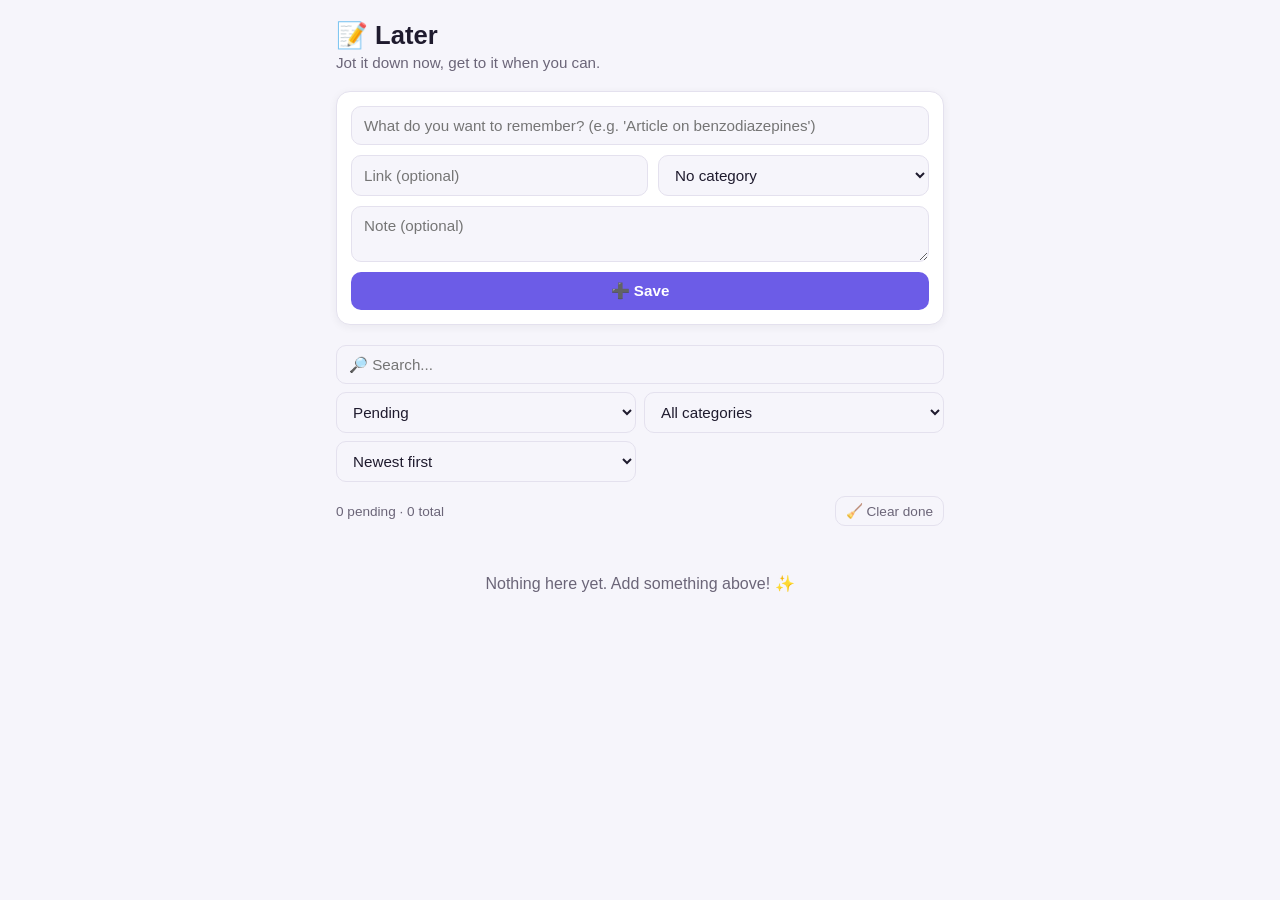
<file: index.html>
<!doctype html>
<html lang="en">
<head>
<meta charset="UTF-8" />
<meta name="viewport" content="width=device-width, initial-scale=1, viewport-fit=cover" />
<title>Later</title>
<meta name="description" content="Save thoughts, articles and things to do later." />
<meta name="theme-color" content="#6c5ce7" />
<link rel="manifest" href="manifest.json" />
<link rel="icon" href="data:image/svg+xml,<svg xmlns=%22http://www.w3.org/2000/svg%22 viewBox=%220 0 100 100%22><text y=%22.9em%22 font-size=%2290%22>📝</text></svg>" />
<link rel="stylesheet" href="styles.css" />
</head>
<body>
<div class="app">
  <header class="topbar">
    <h1>📝 Later</h1>
    <p class="subtitle">Jot it down now, get to it when you can.</p>
  </header>

  <form id="add-form" class="add-form" autocomplete="off">
    <input type="text" id="title-input" placeholder="What do you want to remember? (e.g. 'Article on benzodiazepines')" required maxlength="200" />
    <div class="add-form-row">
      <input type="url" id="link-input" placeholder="Link (optional)" />
      <div class="category-field">
        <select id="category-select" aria-label="Category"></select>
        <input type="text" id="category-input" placeholder="New category name" maxlength="40" hidden />
      </div>
    </div>
    <textarea id="note-input" placeholder="Note (optional)" rows="2" maxlength="2000"></textarea>
    <button type="submit" class="btn-primary">➕ Save</button>
  </form>

  <section class="filters">
    <input type="search" id="search-input" placeholder="🔎 Search..." />
    <select id="status-filter">
      <option value="active">Pending</option>
      <option value="all">All</option>
      <option value="done">Done</option>
    </select>
    <select id="category-filter">
      <option value="">All categories</option>
    </select>
    <select id="sort-select">
      <option value="new">Newest first</option>
      <option value="old">Oldest first</option>
    </select>
  </section>

  <section class="list-header">
    <span id="count-label"></span>
    <button id="clear-done-btn" class="btn-ghost" type="button">🧹 Clear done</button>
  </section>

  <ul id="task-list" class="task-list"></ul>

  <p id="empty-state" class="empty-state" hidden>Nothing here yet. Add something above! ✨</p>
</div>

<template id="task-template">
  <li class="task" data-id="">
    <label class="task-checkbox">
      <input type="checkbox" class="done-checkbox" />
    </label>
    <div class="task-body">
      <div class="task-title-row">
        <span class="task-title"></span>
        <span class="task-category"></span>
      </div>
      <p class="task-note"></p>
      <a class="task-link" target="_blank" rel="noopener noreferrer">🔗 Open link</a>
      <div class="task-meta">
        <span class="task-date"></span>
      </div>
      <div class="task-edit" hidden>
        <input type="text" class="edit-title" maxlength="200" />
        <input type="url" class="edit-link" placeholder="Link" />
        <select class="edit-category-select" aria-label="Category"></select>
        <input type="text" class="edit-category" placeholder="New category name" maxlength="40" hidden />
        <textarea class="edit-note" placeholder="Note" rows="2" maxlength="2000"></textarea>
        <div class="edit-actions">
          <button type="button" class="btn-primary save-edit-btn">Save</button>
          <button type="button" class="btn-ghost cancel-edit-btn">Cancel</button>
        </div>
      </div>
    </div>
    <div class="task-actions">
      <button type="button" class="icon-btn edit-btn" title="Edit">✏️</button>
      <button type="button" class="icon-btn delete-btn" title="Delete">🗑️</button>
    </div>
  </li>
</template>

<script src="app.js"></script>
</body>
</html>
</file>
<file: styles.css>
:root {
  --bg: #f6f5fb;
  --surface: #ffffff;
  --text: #1f1b2e;
  --text-muted: #6b6578;
  --border: #e4e1ee;
  --accent: #6c5ce7;
  --accent-contrast: #ffffff;
  --done-bg: #f0f0f3;
  --danger: #e65b5b;
  --shadow: 0 2px 8px rgba(31, 27, 46, 0.06);
}

@media (prefers-color-scheme: dark) {
  :root:not([data-theme="light"]) {
    --bg: #15131d;
    --surface: #211e2e;
    --text: #efedf7;
    --text-muted: #a39db3;
    --border: #322d44;
    --accent: #8d7bf0;
    --accent-contrast: #15131d;
    --done-bg: #1a1826;
    --danger: #ff7a7a;
    --shadow: 0 2px 10px rgba(0, 0, 0, 0.35);
    color-scheme: dark;
  }
}

:root[data-theme="dark"] {
  --bg: #15131d;
  --surface: #211e2e;
  --text: #efedf7;
  --text-muted: #a39db3;
  --border: #322d44;
  --accent: #8d7bf0;
  --accent-contrast: #15131d;
  --done-bg: #1a1826;
  --danger: #ff7a7a;
  --shadow: 0 2px 10px rgba(0, 0, 0, 0.35);
  color-scheme: dark;
}

* {
  box-sizing: border-box;
}

/* Author display rules (e.g. .task-edit) would otherwise override the hidden attribute. */
[hidden] {
  display: none !important;
}

body {
  margin: 0;
  background: var(--bg);
  color: var(--text);
  font-family: -apple-system, BlinkMacSystemFont, "Segoe UI", Roboto, Helvetica, Arial, sans-serif;
}

.app {
  max-width: 640px;
  margin: 0 auto;
  padding: 20px 16px 60px;
}

.topbar h1 {
  margin: 0 0 4px;
  font-size: 1.6rem;
}

.subtitle {
  margin: 0 0 20px;
  color: var(--text-muted);
  font-size: 0.95rem;
}

.add-form {
  background: var(--surface);
  border: 1px solid var(--border);
  border-radius: 14px;
  padding: 14px;
  display: flex;
  flex-direction: column;
  gap: 10px;
  box-shadow: var(--shadow);
  margin-bottom: 20px;
}

.add-form-row {
  display: flex;
  gap: 10px;
}

.add-form-row > * {
  flex: 1;
  min-width: 0;
}

.category-field {
  display: flex;
  flex-direction: column;
  gap: 6px;
}

input, textarea, select {
  font-family: inherit;
  font-size: 0.95rem;
  color: var(--text);
  background: var(--bg);
  border: 1px solid var(--border);
  border-radius: 10px;
  padding: 10px 12px;
  width: 100%;
}

input:focus, textarea:focus, select:focus {
  outline: 2px solid var(--accent);
  outline-offset: -1px;
}

textarea {
  resize: vertical;
}

.btn-primary {
  background: var(--accent);
  color: var(--accent-contrast);
  border: none;
  border-radius: 10px;
  padding: 10px 16px;
  font-size: 0.95rem;
  font-weight: 600;
  cursor: pointer;
}

.btn-primary:hover {
  opacity: 0.9;
}

.btn-ghost {
  background: transparent;
  border: 1px solid var(--border);
  color: var(--text-muted);
  border-radius: 10px;
  padding: 6px 10px;
  font-size: 0.85rem;
  cursor: pointer;
}

.btn-ghost:hover {
  border-color: var(--accent);
  color: var(--accent);
}

.filters {
  display: grid;
  grid-template-columns: 1fr 1fr;
  gap: 8px;
  margin-bottom: 10px;
}

.filters #search-input {
  grid-column: 1 / -1;
}

.list-header {
  display: flex;
  align-items: center;
  justify-content: space-between;
  margin: 14px 0 8px;
  color: var(--text-muted);
  font-size: 0.85rem;
}

.task-list {
  list-style: none;
  margin: 0;
  padding: 0;
  display: flex;
  flex-direction: column;
  gap: 10px;
}

.task {
  display: flex;
  gap: 10px;
  background: var(--surface);
  border: 1px solid var(--border);
  border-radius: 12px;
  padding: 12px;
  box-shadow: var(--shadow);
}

.task.done {
  background: var(--done-bg);
  opacity: 0.7;
}

.task.done .task-title {
  text-decoration: line-through;
  color: var(--text-muted);
}

.task-checkbox {
  display: flex;
  align-items: flex-start;
  padding-top: 2px;
}

.done-checkbox {
  width: 20px;
  height: 20px;
  cursor: pointer;
}

.task-body {
  flex: 1;
  min-width: 0;
}

.task-title-row {
  display: flex;
  align-items: baseline;
  gap: 8px;
  flex-wrap: wrap;
}

.task-title {
  font-weight: 600;
  word-break: break-word;
}

.task-category {
  font-size: 0.75rem;
  color: var(--accent);
  background: color-mix(in srgb, var(--accent) 15%, transparent);
  border-radius: 999px;
  padding: 2px 8px;
}

.task-category:empty {
  display: none;
}

.task-note {
  margin: 6px 0 0;
  color: var(--text-muted);
  font-size: 0.9rem;
  white-space: pre-wrap;
  word-break: break-word;
}

.task-note:empty {
  display: none;
}

.task-link {
  display: inline-block;
  margin-top: 6px;
  font-size: 0.85rem;
  color: var(--accent);
  text-decoration: none;
}

.task-link:empty, .task-link[hidden] {
  display: none;
}

.task-meta {
  margin-top: 6px;
  font-size: 0.75rem;
  color: var(--text-muted);
}

.task-edit {
  display: flex;
  flex-direction: column;
  gap: 8px;
  margin-top: 8px;
}

.edit-actions {
  display: flex;
  gap: 8px;
}

.task-actions {
  display: flex;
  flex-direction: column;
  gap: 4px;
}

.icon-btn {
  background: transparent;
  border: none;
  font-size: 1rem;
  cursor: pointer;
  padding: 4px;
  border-radius: 8px;
  line-height: 1;
}

.icon-btn:hover {
  background: var(--bg);
}

.task-title-row {
  cursor: pointer;
}

.task.just-added {
  border-color: var(--accent);
  box-shadow: 0 0 0 2px var(--accent);
  transition: box-shadow 1.5s ease, border-color 1.5s ease;
}

@media (prefers-reduced-motion: reduce) {
  .task.just-added {
    transition: none;
  }
}

.armed {
  color: var(--danger);
  border-color: var(--danger);
  font-size: 0.8rem;
  font-weight: 600;
}

.empty-state {
  text-align: center;
  color: var(--text-muted);
  margin-top: 40px;
}

@media (max-width: 420px) {
  .filters {
    grid-template-columns: 1fr;
  }
  .add-form-row {
    flex-direction: column;
  }
}
</file>
